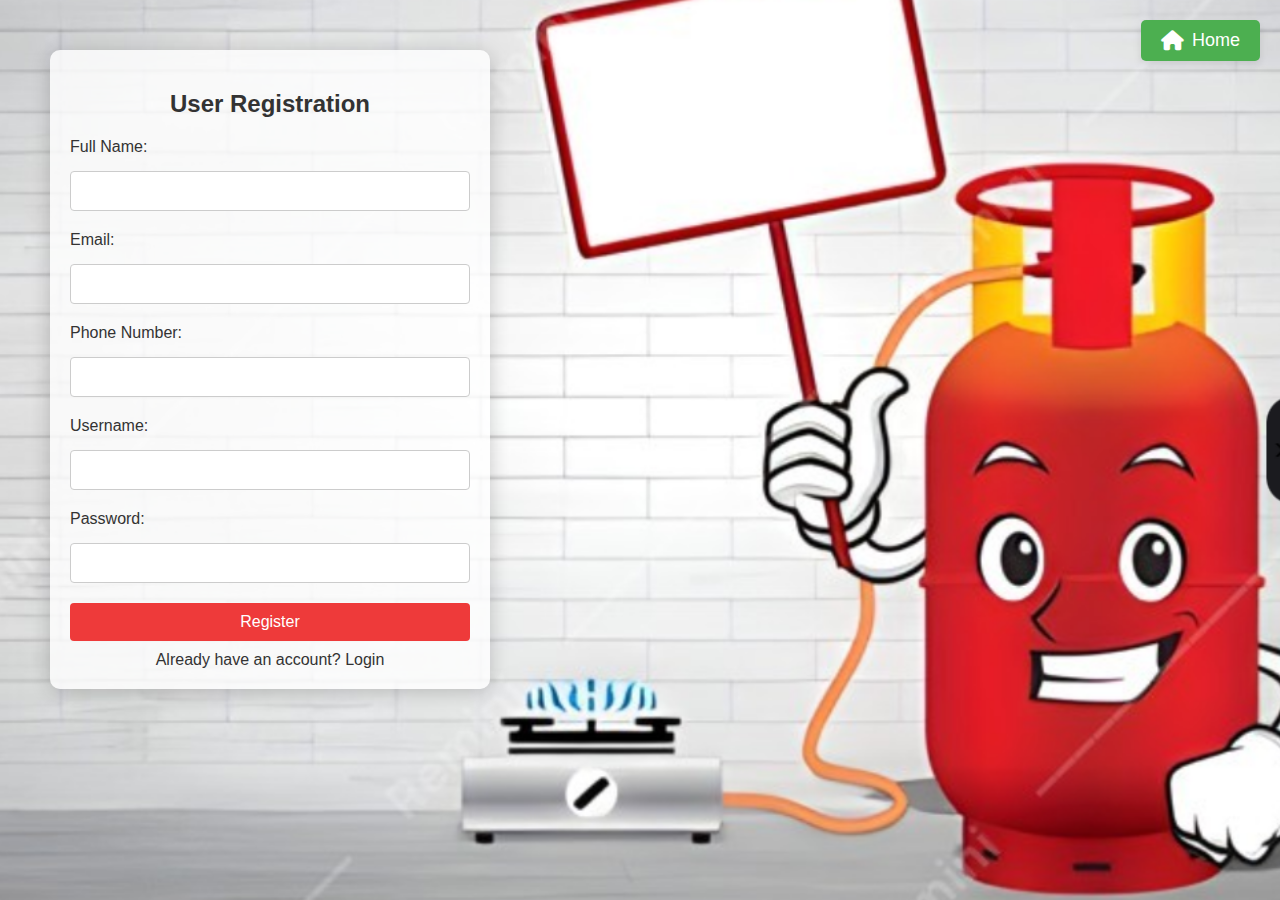
<file: index.html>
<!DOCTYPE html>
<html>
<head>
    <meta charset="UTF-8">
    <title>Gas Delivery Application</title>
    <link rel="icon" href="./images/icon.jpg" type="image/png">
    <link rel="stylesheet" href="https://cdnjs.cloudflare.com/ajax/libs/font-awesome/6.0.0-beta3/css/all.min.css">
    <link rel="stylesheet" type="text/css" href="./index.css">
</head>
<body>
    <a href="./home.html" class="home-button">
        <i class="fas fa-home"></i> Home
    </a>
<div class="form-container">
    <h2>User Registration</h2>
    <form action="#" method="get">
        <label for="name">Full Name:</label>
        <input type="text" id="name" name="name" required>

        <label for="email">Email:</label>
        <input type="email" id="email" name="email" required>

        <label for="phone">Phone Number:</label>
        <input type="text" id="phone" name="phone" required>

        <label for="username">Username:</label>
        <input type="text" id="username" name="username" required>

        <label for="password">Password:</label>
        <input type="password" id="password" name="password" required>

        <a href="./home.html"><input type="submit" value="Register"></a>
    </form>
    <a href="login.html">Already have an account? Login</a>
</div>

</body>
</html>
</file>
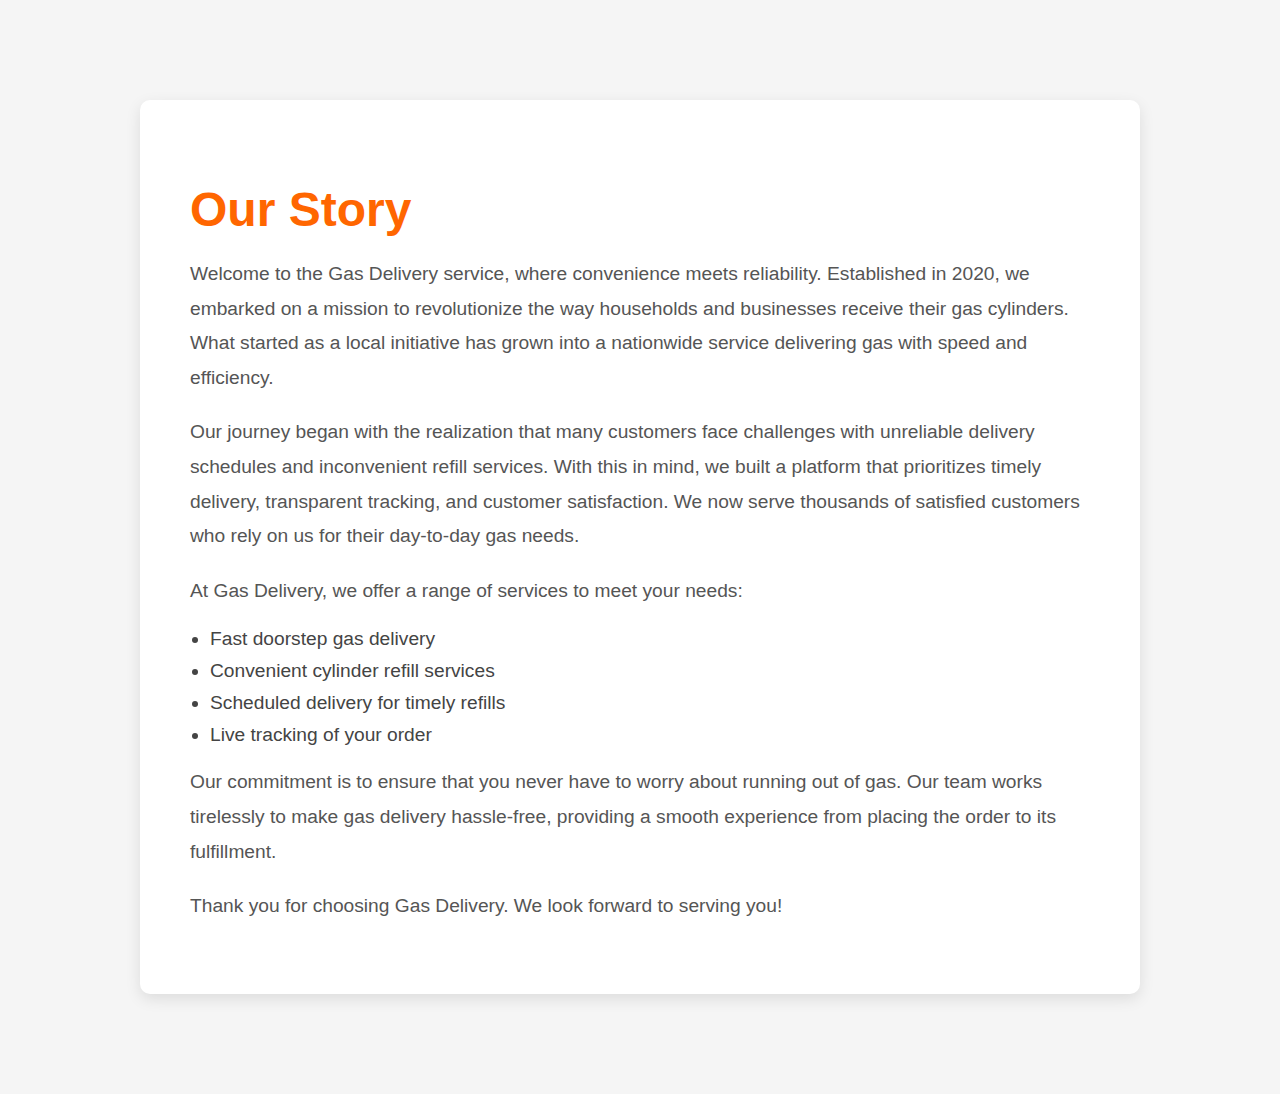
<file: about.html>
<!DOCTYPE html>
<html lang="en">
<head>
    <meta charset="UTF-8">
    <meta name="viewport" content="width=device-width, initial-scale=1.0">
    <title>About Us - Gas Delivery</title>
    <link rel="stylesheet" href="about.css">
</head>
<body>

    <!-- Our Story Section -->
    <section class="about-story">
        <div class="story-content">
            <h1>Our Story</h1>
            <p>
                Welcome to the Gas Delivery service, where convenience meets reliability. Established in 2020, we embarked on a mission to revolutionize the way households and businesses receive their gas cylinders. 
                What started as a local initiative has grown into a nationwide service delivering gas with speed and efficiency. 
            </p>
            <p>
                Our journey began with the realization that many customers face challenges with unreliable delivery schedules and inconvenient refill services. With this in mind, we built a platform that prioritizes timely delivery, transparent tracking, and customer satisfaction. 
                We now serve thousands of satisfied customers who rely on us for their day-to-day gas needs.
            </p>
            <p>
                At Gas Delivery, we offer a range of services to meet your needs:
            </p>
            <ul>
                <li>Fast doorstep gas delivery</li>
                <li>Convenient cylinder refill services</li>
                <li>Scheduled delivery for timely refills</li>
                <li>Live tracking of your order</li>
            </ul>
            <p>
                Our commitment is to ensure that you never have to worry about running out of gas. Our team works tirelessly to make gas delivery hassle-free, providing a smooth experience from placing the order to its fulfillment.
            </p>
            <p>
                Thank you for choosing Gas Delivery. We look forward to serving you!
            </p>
        </div>
    </section>

</body>
</html>
</file>
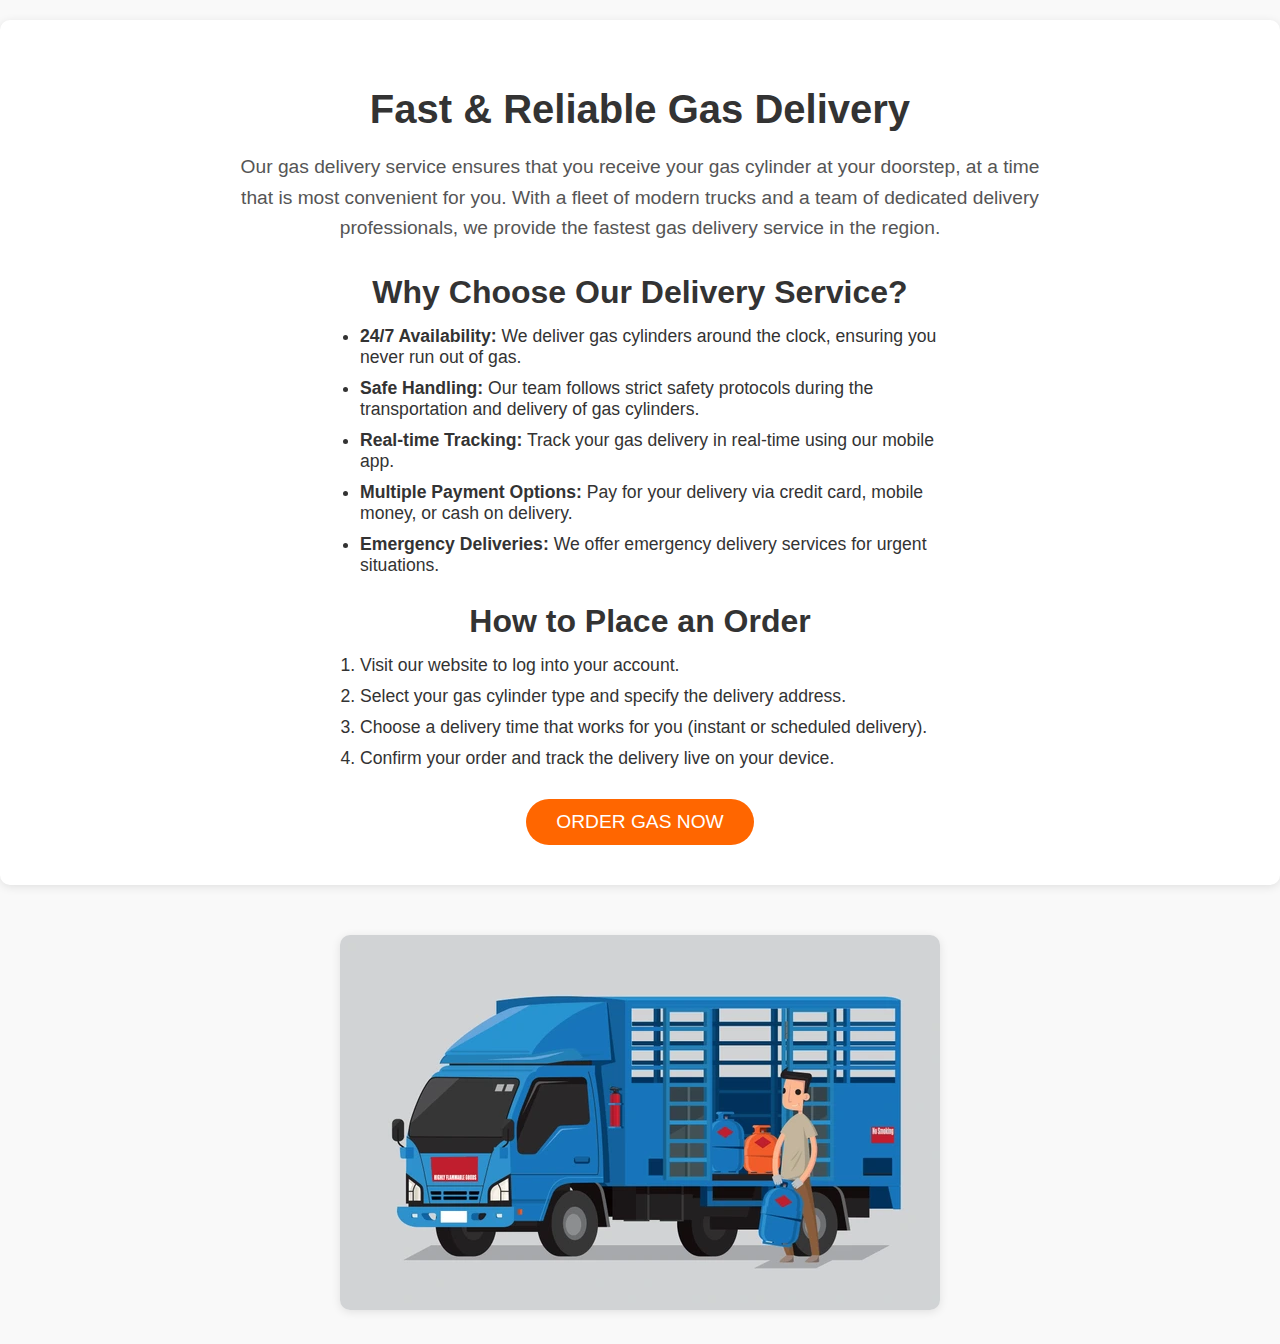
<file: gasdelivery.html>
<!DOCTYPE html>
<html lang="en">
<head>
    <meta charset="UTF-8">
    <meta name="viewport" content="width=device-width, initial-scale=1.0">
    <title>Gas Delivery Service - Gas Delivery Application</title>
    <link rel="stylesheet" href="gasdelivery.css">
</head>
<body>

    <!-- Gas Delivery Information Section -->
    <section class="gas-delivery-info">
        <h1>Fast & Reliable Gas Delivery</h1>
        <p>Our gas delivery service ensures that you receive your gas cylinder at your doorstep, at a time that is most convenient for you. With a fleet of modern trucks and a team of dedicated delivery professionals, we provide the fastest gas delivery service in the region.</p>

        <h2>Why Choose Our Delivery Service?</h2>
        <ul>
            <li><strong>24/7 Availability:</strong> We deliver gas cylinders around the clock, ensuring you never run out of gas.</li>
            <li><strong>Safe Handling:</strong> Our team follows strict safety protocols during the transportation and delivery of gas cylinders.</li>
            <li><strong>Real-time Tracking:</strong> Track your gas delivery in real-time using our mobile app.</li>
            <li><strong>Multiple Payment Options:</strong> Pay for your delivery via credit card, mobile money, or cash on delivery.</li>
            <li><strong>Emergency Deliveries:</strong> We offer emergency delivery services for urgent situations.</li>
        </ul>

        <h2>How to Place an Order</h2>
        <ol>
            <li>Visit our website to log into your account.</li>
            <li>Select your gas cylinder type and specify the delivery address.</li>
            <li>Choose a delivery time that works for you (instant or scheduled delivery).</li>
            <li>Confirm your order and track the delivery live on your device.</li>
        </ol>

        <a href="order-now.html" class="order-btn">Order Gas Now</a>
    </section>

    <!-- Delivery Image Section -->
    <section class="delivery-image">
        <img src="./images/delivery-image.jpg" alt="Gas Delivery Truck" class="delivery-img">
    </section>

</body>
</html>
</file>
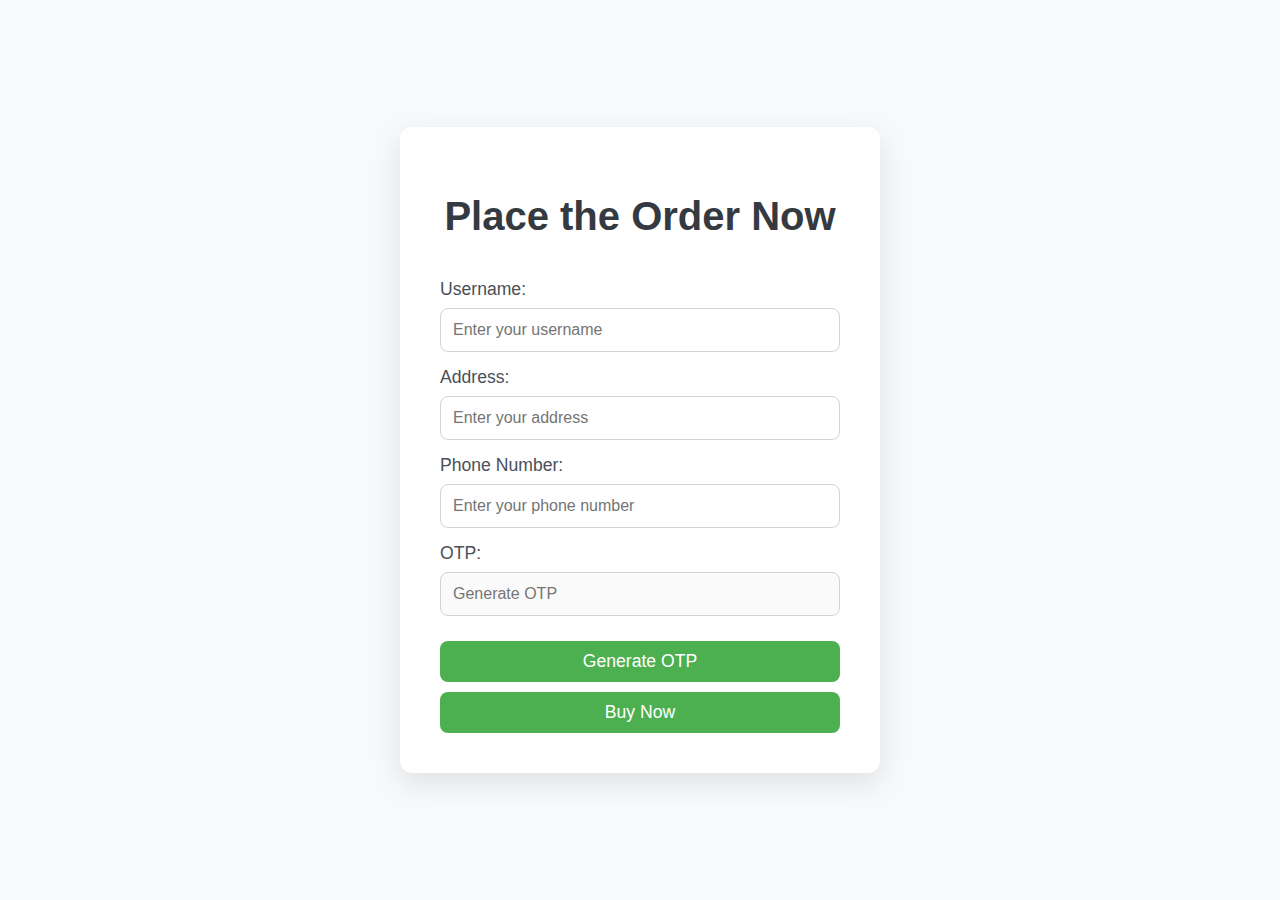
<file: order.html>
<!DOCTYPE html>
<html lang="en">
<head>
    <meta charset="UTF-8">
    <meta name="viewport" content="width=device-width, initial-scale=1.0">
    <title>Order Now</title>
    <link rel="stylesheet" href="order.css">
    <script defer src="order.js"></script>
</head>
<body>
    <!-- Order Section -->
    <div class="order-section">
        <h1>Place the Order Now</h1>
        <form>
            <label for="username">Username:</label>
            <input type="text" id="username" placeholder="Enter your username">

            <label for="address">Address:</label>
            <input type="text" id="address" placeholder="Enter your address">

            <label for="phone">Phone Number:</label>
            <input type="tel" id="phone" placeholder="Enter your phone number">

            <label for="otp">OTP:</label>
            <input type="text" id="otp" placeholder="Generate OTP" disabled>

            <button type="button" onclick="generateOTP()">Generate OTP</button>
            <button type="button" onclick="buyNow()">Buy Now</button>
        </form>
    </div>

    <!-- Delivery Status Tracker -->
    <div id="status-tracker" class="hidden">
        <h2>Delivery Status</h2>
        <div class="status-container">
            <div class="status-bar">
                <div class="step" id="step1">
                    <div class="bullet">1</div>
                    <div class="status-label">Ordered</div>
                </div>
                <div class="step" id="step2">
                    <div class="bullet">2</div>
                    <div class="status-label">Packed</div>
                </div>
                <div class="step" id="step3">
                    <div class="bullet">3</div>
                    <div class="status-label">Shipped</div>
                </div>
                <div class="step" id="step4">
                    <div class="bullet">4</div>
                    <div class="status-label">Delivered</div>
                </div>
            </div>
        </div>
    </div>
</body>
</html>
</file>
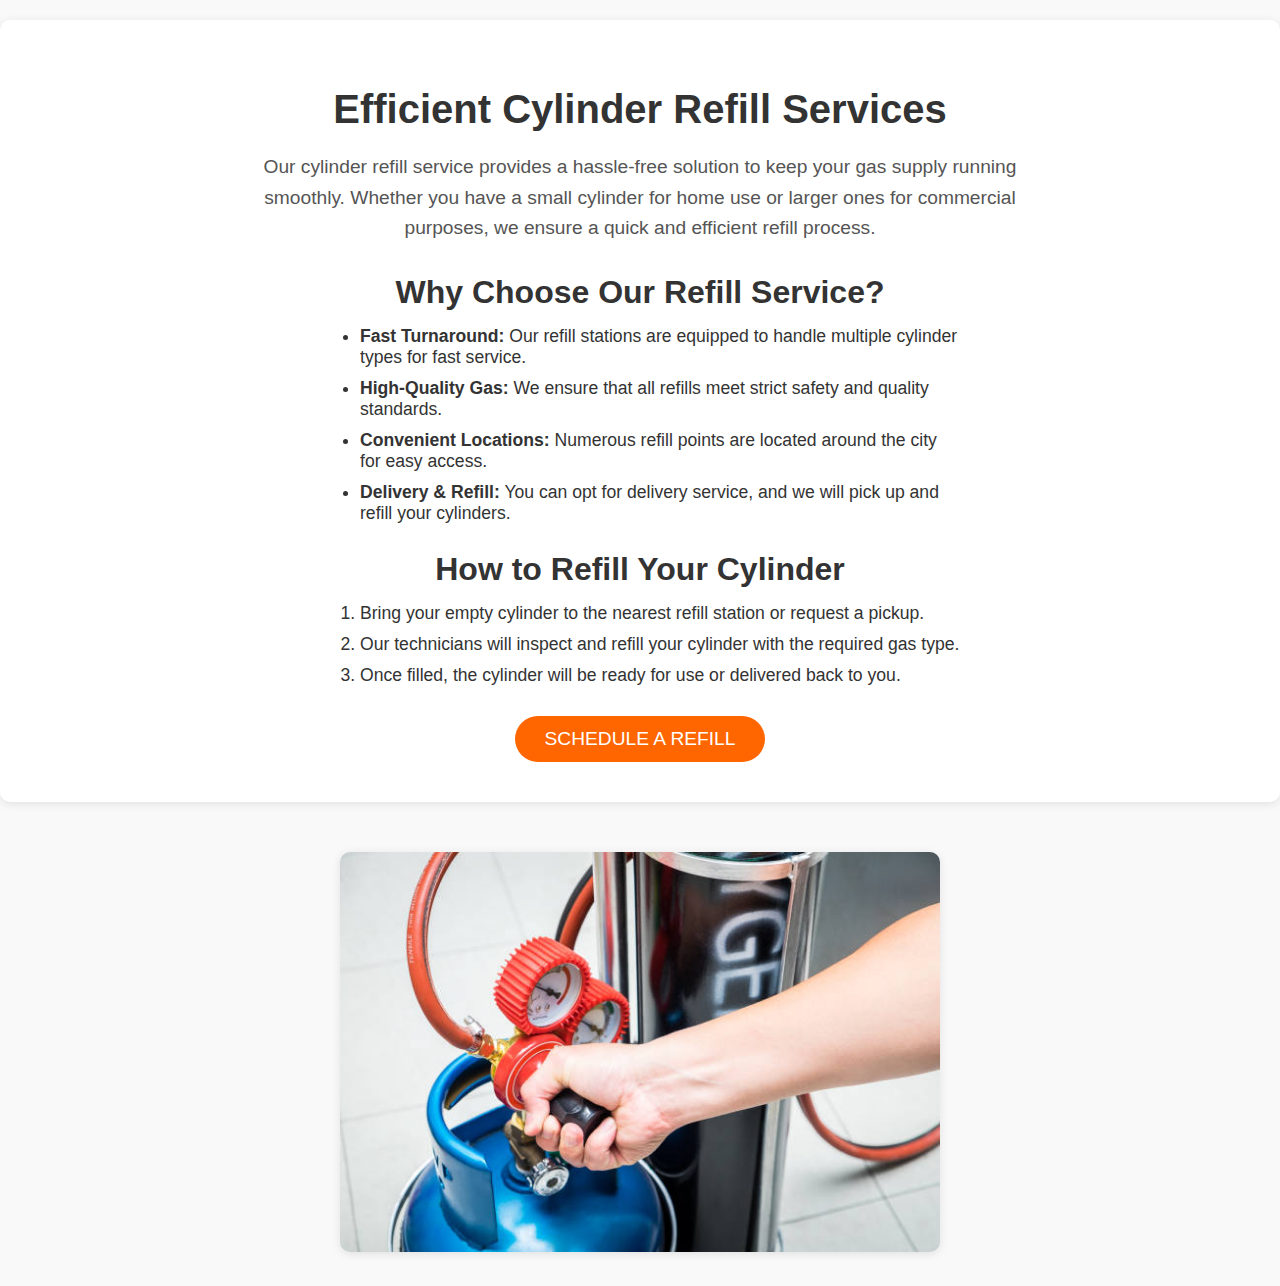
<file: refill.html>
<!DOCTYPE html>
<html lang="en">
<head>
    <meta charset="UTF-8">
    <meta name="viewport" content="width=device-width, initial-scale=1.0">
    <title>Cylinder Refill - Gas Delivery Application</title>
    <link rel="stylesheet" href="refill.css">
</head>
<body>

    <!-- Cylinder Refill Information Section -->
    <section class="cylinder-refill-info">
        <h1>Efficient Cylinder Refill Services</h1>
        <p>Our cylinder refill service provides a hassle-free solution to keep your gas supply running smoothly. Whether you have a small cylinder for home use or larger ones for commercial purposes, we ensure a quick and efficient refill process.</p>

        <h2>Why Choose Our Refill Service?</h2>
        <ul>
            <li><strong>Fast Turnaround:</strong> Our refill stations are equipped to handle multiple cylinder types for fast service.</li>
            <li><strong>High-Quality Gas:</strong> We ensure that all refills meet strict safety and quality standards.</li>
            <li><strong>Convenient Locations:</strong> Numerous refill points are located around the city for easy access.</li>
            <li><strong>Delivery & Refill:</strong> You can opt for delivery service, and we will pick up and refill your cylinders.</li>
        </ul>

        <h2>How to Refill Your Cylinder</h2>
        <ol>
            <li>Bring your empty cylinder to the nearest refill station or request a pickup.</li>
            <li>Our technicians will inspect and refill your cylinder with the required gas type.</li>
            <li>Once filled, the cylinder will be ready for use or delivered back to you.</li>
        </ol>

        <a href="schedule_refill.html" class="order-btn">Schedule a Refill</a>
    </section>

    <!-- Refill Image Section -->
    <section class="refill-image">
        <img src="./images/refill-image.jpg" alt="Cylinder Refill" class="refill-img">
    </section>

</body>
</html>
</file>
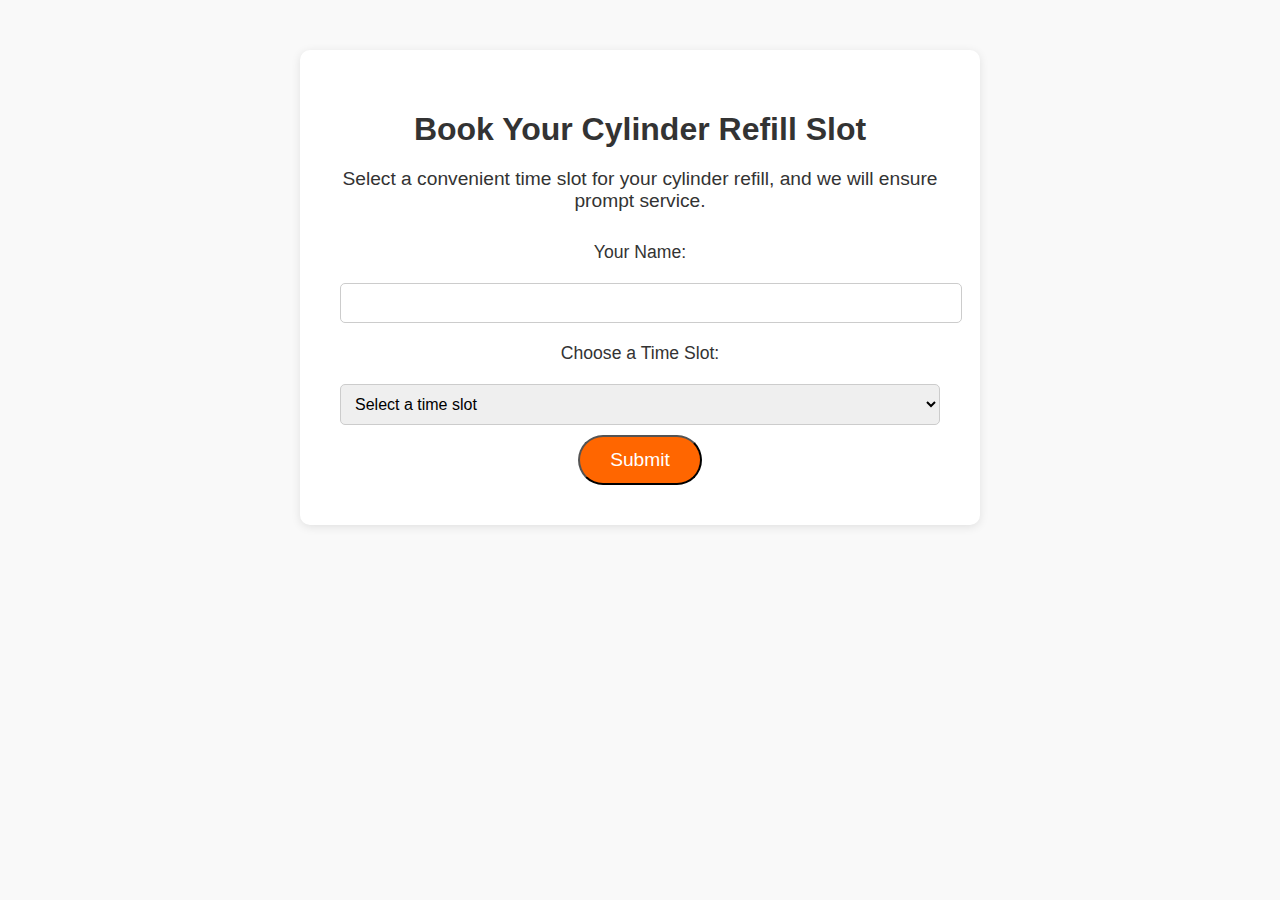
<file: schedule_refill.html>
<!DOCTYPE html>
<html lang="en">
<head>
    <meta charset="UTF-8">
    <meta name="viewport" content="width=device-width, initial-scale=1.0">
    <title>Schedule a Refill - Gas Delivery Application</title>
    <link rel="stylesheet" href="schedule_refill.css">
</head>
<body>

    <!-- Schedule Refill Section -->
    <section class="schedule-refill">
        <h1>Book Your Cylinder Refill Slot</h1>
        <p>Select a convenient time slot for your cylinder refill, and we will ensure prompt service.</p>

        <form id="refill-form">
            <label for="name">Your Name:</label>
            <input type="text" id="name" name="name" required>

            <label for="time-slot">Choose a Time Slot:</label>
            <select id="time-slot" name="time-slot" required>
                <option value="" disabled selected>Select a time slot</option>
                <option value="8am-10am">8:00 AM - 10:00 AM</option>
                <option value="10am-12pm">10:00 AM - 12:00 PM</option>
                <option value="12pm-2pm">12:00 PM - 2:00 PM</option>
                <option value="2pm-4pm">2:00 PM - 4:00 PM</option>
                <option value="4pm-6pm">4:00 PM - 6:00 PM</option>
            </select>

            <button type="submit" class="submit-btn">Submit</button>
        </form>

        <p id="confirmation-message" style="display: none;">Your slot is booked.</p>
    </section>

    <script>
        document.getElementById('refill-form').addEventListener('submit', function(event) {
            event.preventDefault();
            document.getElementById('confirmation-message').style.display = 'block';
        });
    </script>

</body>
</html>
</file>
<file: index.css>
/* Set the background image and general body styling */
body {
    font-family: Arial, sans-serif;
    background-image: url('./images/loginbg.png'); /* Replace with your actual image path */
    background-size: cover;
    background-position: center;
    background-repeat: no-repeat;
    margin: 0;
    padding: 0;
    display: flex;
    justify-content: center;
    align-items: center;
    height: 100vh;
}

/* Home Button Styling */
.home-button {
    position: absolute;
    top: 20px;
    right: 20px;
    text-decoration: none;
    background-color: #4CAF50;
    color: white;
    padding: 10px 20px;
    border-radius: 5px;
    font-size: 18px;
    display: flex;
    align-items: center;
    justify-content: center;
    box-shadow: 0 4px 8px rgba(0, 0, 0, 0.1);
}

.home-button i {
    margin-right: 8px;
    font-size: 20px;
}

.home-button:hover {
    background-color: #45a049;
    text-decoration: none;
}

/* Form container styling */
.form-container {
    width: 400px;
    text-align: center;
    padding: 20px;
    background-color: rgba(255, 255, 255, 0.8); /* Slightly transparent white */
    border-radius: 10px;
    box-shadow: 0 4px 20px rgba(0, 0, 0, 0.2);
    position: absolute;
    left: 50px; /* Adjust the left-side distance as needed */
    top: 50px;  /* Adjust the top position as necessary */
}

/* Centering the heading */
h2 {
    text-align: center;
    color: #333;
}

/* Label styling */
label {
    display: block;
    margin: 10px 0 5px;
    color: #333;
    text-align: left;
}

/* Styling input fields */
input[type="text"], input[type="email"], input[type="password"] {
    width: 100%;
    padding: 10px;
    margin: 10px 0;
    border: 1px solid #ccc;
    border-radius: 4px;
    box-sizing: border-box;
    font-size: 16px;
}

/* Styling the submit button */
input[type="submit"] {
    width: 100%;
    padding: 10px;
    background-color: #ee3a3a;
    color: white;
    border: none;
    border-radius: 4px;
    cursor: pointer;
    font-size: 16px;
}

/* Submit button hover effect */
input[type="submit"]:hover {
    background-color: #45a049;
}

/* Link styling */
.form-container a {
    display: block;
    text-align: center;
    color: #333;
    margin-top: 10px;
    text-decoration: none;
}

.form-container a:hover {
    color: #4CAF50;
}

/* Additional hover effects for form elements */
input[type="text"]:focus, input[type="email"]:focus, input[type="password"]:focus {
    border-color: #4CAF50;
    outline: none;
}
</file>
<file: about.css>
body {
    font-family: 'Poppins', sans-serif;
    background-color: #f5f5f5;
    color: #333;
    margin: 0;
    padding: 0;
}

.about-story {
    max-width: 900px;
    margin: 100px auto;
    padding: 50px;
    background-color: #fff;
    border-radius: 10px;
    box-shadow: 0 5px 15px rgba(0, 0, 0, 0.1);
    text-align: left;
}

h1 {
    color: #ff6600;
    font-size: 3em;
    margin-bottom: 20px;
}

p {
    font-size: 1.2em;
    line-height: 1.8;
    color: #555;
    margin-bottom: 20px;
}

ul {
    list-style-type: disc;
    padding-left: 20px;
}

ul li {
    font-size: 1.2em;
    color: #444;
    margin-bottom: 10px;
}
</file>
<file: gasdelivery.css>
/* General Styles */
body {
    font-family: Arial, sans-serif;
    background-color: #f9f9f9;
    margin: 0;
    padding: 0;
    color: #333;
}

/* Gas Delivery Information Section */
.gas-delivery-info {
    padding: 40px;
    background-color: #fff;
    text-align: center;
    max-width: 1200px;
    margin: 20px auto;
    border-radius: 10px;
    box-shadow: 0 2px 10px rgba(0, 0, 0, 0.1);
}

.gas-delivery-info h1 {
    font-size: 2.5em;
    color: #333;
    margin-bottom: 20px;
}

.gas-delivery-info p {
    font-size: 1.2em;
    color: #555;
    line-height: 1.6;
    max-width: 800px;
    margin: 0 auto 30px auto;
}

.gas-delivery-info h2 {
    font-size: 2em;
    color: #333;
    margin-bottom: 15px;
}

.gas-delivery-info ul, .gas-delivery-info ol {
    text-align: left;
    margin: 0 auto;
    max-width: 600px;
}

.gas-delivery-info ul li, .gas-delivery-info ol li {
    font-size: 1.1em;
    margin-bottom: 10px;
}

.order-btn {
    display: inline-block;
    padding: 12px 30px;
    background-color: #ff6600;
    color: white;
    text-transform: uppercase;
    border-radius: 30px;
    font-size: 1.2em;
    text-decoration: none;
    transition: background-color 0.3s ease;
    margin-top: 20px;
}

.order-btn:hover {
    background-color: #ff4500;
}

/* Delivery Image Section */
.delivery-image {
    text-align: center;
    padding: 30px 0;
}

.delivery-image .delivery-img {
    width: 80%;
    max-width: 600px;
    border-radius: 10px;
    box-shadow: 0 2px 10px rgba(0, 0, 0, 0.1);
}
</file>
<file: order.css>
/* General Styles */
body {
    font-family: 'Roboto', sans-serif;
    background-color: #f8f9fa;
    margin: 0;
    padding: 0;
    display: flex;
    justify-content: center;
    align-items: center;
    height: 100vh;
    flex-direction: column;
}

h1, h2 {
    color: #343a40;
    font-weight: 700;
}

h1 {
    font-size: 2.5rem;
    margin-bottom: 20px;
}

h2 {
    margin-top: 30px;
}

/* Form Styling */
.order-section {
    background-color: white;
    padding: 40px;
    border-radius: 12px;
    box-shadow: 0px 10px 30px rgba(0, 0, 0, 0.1);
    max-width: 400px;
    width: 100%;
    text-align: center;
    display: flex;
    flex-direction: column;
    justify-content: center;
}

form {
    margin-top: 20px;
}

label {
    font-size: 1.1rem;
    color: #495057;
    display: block;
    margin-bottom: 8px;
    text-align: left;
}

input {
    width: 100%;
    padding: 12px;
    margin-bottom: 15px;
    border: 1px solid #ced4da;
    border-radius: 8px;
    font-size: 1rem;
    box-sizing: border-box;
}

input:focus {
    border-color: #4CAF50;
    outline: none;
}

button {
    background-color: #4CAF50;
    color: white;
    padding: 10px 20px;
    border: none;
    border-radius: 8px;
    font-size: 1.1rem;
    cursor: pointer;
    margin-top: 10px;
    width: 100%;
}

button:hover {
    background-color: #45a049;
}

/* Delivery Status Styles */
#status-tracker {
    padding: 40px;
    background-color: #ffffff;
    border-radius: 12px;
    box-shadow: 0px 10px 30px rgba(0, 0, 0, 0.1);
    max-width: 600px;
    width: 100%;
    text-align: center;
    margin-top: 30px;
}

.status-container {
    display: flex;
    justify-content: space-between;
    margin-top: 20px;
    position: relative;
    width: 100%;
}

.status-bar {
    display: flex;
    justify-content: space-between;
    position: relative;
    width: 100%;
}

.status-bar::before {
    content: '';
    position: absolute;
    width: 100%;
    height: 4px;
    background-color: #ccc;
    top: 24px;
    left: 0;
    z-index: -1;
}

.step {
    display: flex;
    flex-direction: column;
    align-items: center;
    position: relative;
    z-index: 1;
}

.bullet {
    width: 40px;
    height: 40px;
    background-color: #ccc;
    border-radius: 50%;
    display: flex;
    justify-content: center;
    align-items: center;
    font-size: 1.2rem;
    color: white;
    font-weight: bold;
}

.status-label {
    margin-top: 10px;
    font-size: 1rem;
    color: #6c757d;
}

.step.active .bullet, .step.completed .bullet {
    background-color: #4CAF50;
}

.step.active .status-label, .step.completed .status-label {
    color: #4CAF50;
}

/* Hide status tracker initially */
.hidden {
    display: none;
}

/* Responsive styling */
@media (max-width: 768px) {
    .order-section, #status-tracker {
        width: 90%;
    }
}
</file>
<file: refill.css>
/* General Styles */
body {
    font-family: Arial, sans-serif;
    background-color: #f9f9f9;
    margin: 0;
    padding: 0;
    color: #333;
}

/* Cylinder Refill Information Section */
.cylinder-refill-info {
    padding: 40px;
    background-color: #fff;
    text-align: center;
    max-width: 1200px;
    margin: 20px auto;
    border-radius: 10px;
    box-shadow: 0 2px 10px rgba(0, 0, 0, 0.1);
}

.cylinder-refill-info h1 {
    font-size: 2.5em;
    color: #333;
    margin-bottom: 20px;
}

.cylinder-refill-info p {
    font-size: 1.2em;
    color: #555;
    line-height: 1.6;
    max-width: 800px;
    margin: 0 auto 30px auto;
}

.cylinder-refill-info h2 {
    font-size: 2em;
    color: #333;
    margin-bottom: 15px;
}

.cylinder-refill-info ul, .cylinder-refill-info ol {
    text-align: left;
    margin: 0 auto;
    max-width: 600px;
}

.cylinder-refill-info ul li, .cylinder-refill-info ol li {
    font-size: 1.1em;
    margin-bottom: 10px;
}

.order-btn {
    display: inline-block;
    padding: 12px 30px;
    background-color: #ff6600;
    color: white;
    text-transform: uppercase;
    border-radius: 30px;
    font-size: 1.2em;
    text-decoration: none;
    transition: background-color 0.3s ease;
    margin-top: 20px;
}

.order-btn:hover {
    background-color: #ff4500;
}

/* Refill Image Section */
.refill-image {
    text-align: center;
    padding: 30px 0;
}

.refill-image .refill-img {
    width: 80%;
    max-width: 600px;
    border-radius: 10px;
    box-shadow: 0 2px 10px rgba(0, 0, 0, 0.1);
}
</file>
<file: schedule_refill.css>
/* General Styles */
body {
    font-family: Arial, sans-serif;
    background-color: #f9f9f9;
    margin: 0;
    padding: 0;
    color: #333;
}

/* Schedule Refill Section */
.schedule-refill {
    padding: 40px;
    background-color: #fff;
    text-align: center;
    max-width: 600px;
    margin: 50px auto;
    border-radius: 10px;
    box-shadow: 0 2px 10px rgba(0, 0, 0, 0.1);
}

.schedule-refill h1 {
    font-size: 2em;
    margin-bottom: 20px;
}

.schedule-refill p {
    font-size: 1.2em;
    margin-bottom: 30px;
}

.schedule-refill label {
    font-size: 1.1em;
    display: block;
    margin: 10px 0;
}

.schedule-refill input[type="text"],
.schedule-refill select {
    width: 100%;
    padding: 10px;
    margin: 10px 0;
    border: 1px solid #ccc;
    border-radius: 5px;
    font-size: 1em;
}

.submit-btn {
    display: inline-block;
    padding: 12px 30px;
    background-color: #ff6600;
    color: white;
    border-radius: 30px;
    font-size: 1.2em;
    text-decoration: none;
    transition: background-color 0.3s ease;
    cursor: pointer;
}

.submit-btn:hover {
    background-color: #ff4500;
}

/* Confirmation Message */
#confirmation-message {
    font-size: 1.2em;
    color: green;
    margin-top: 20px;
}
</file>
